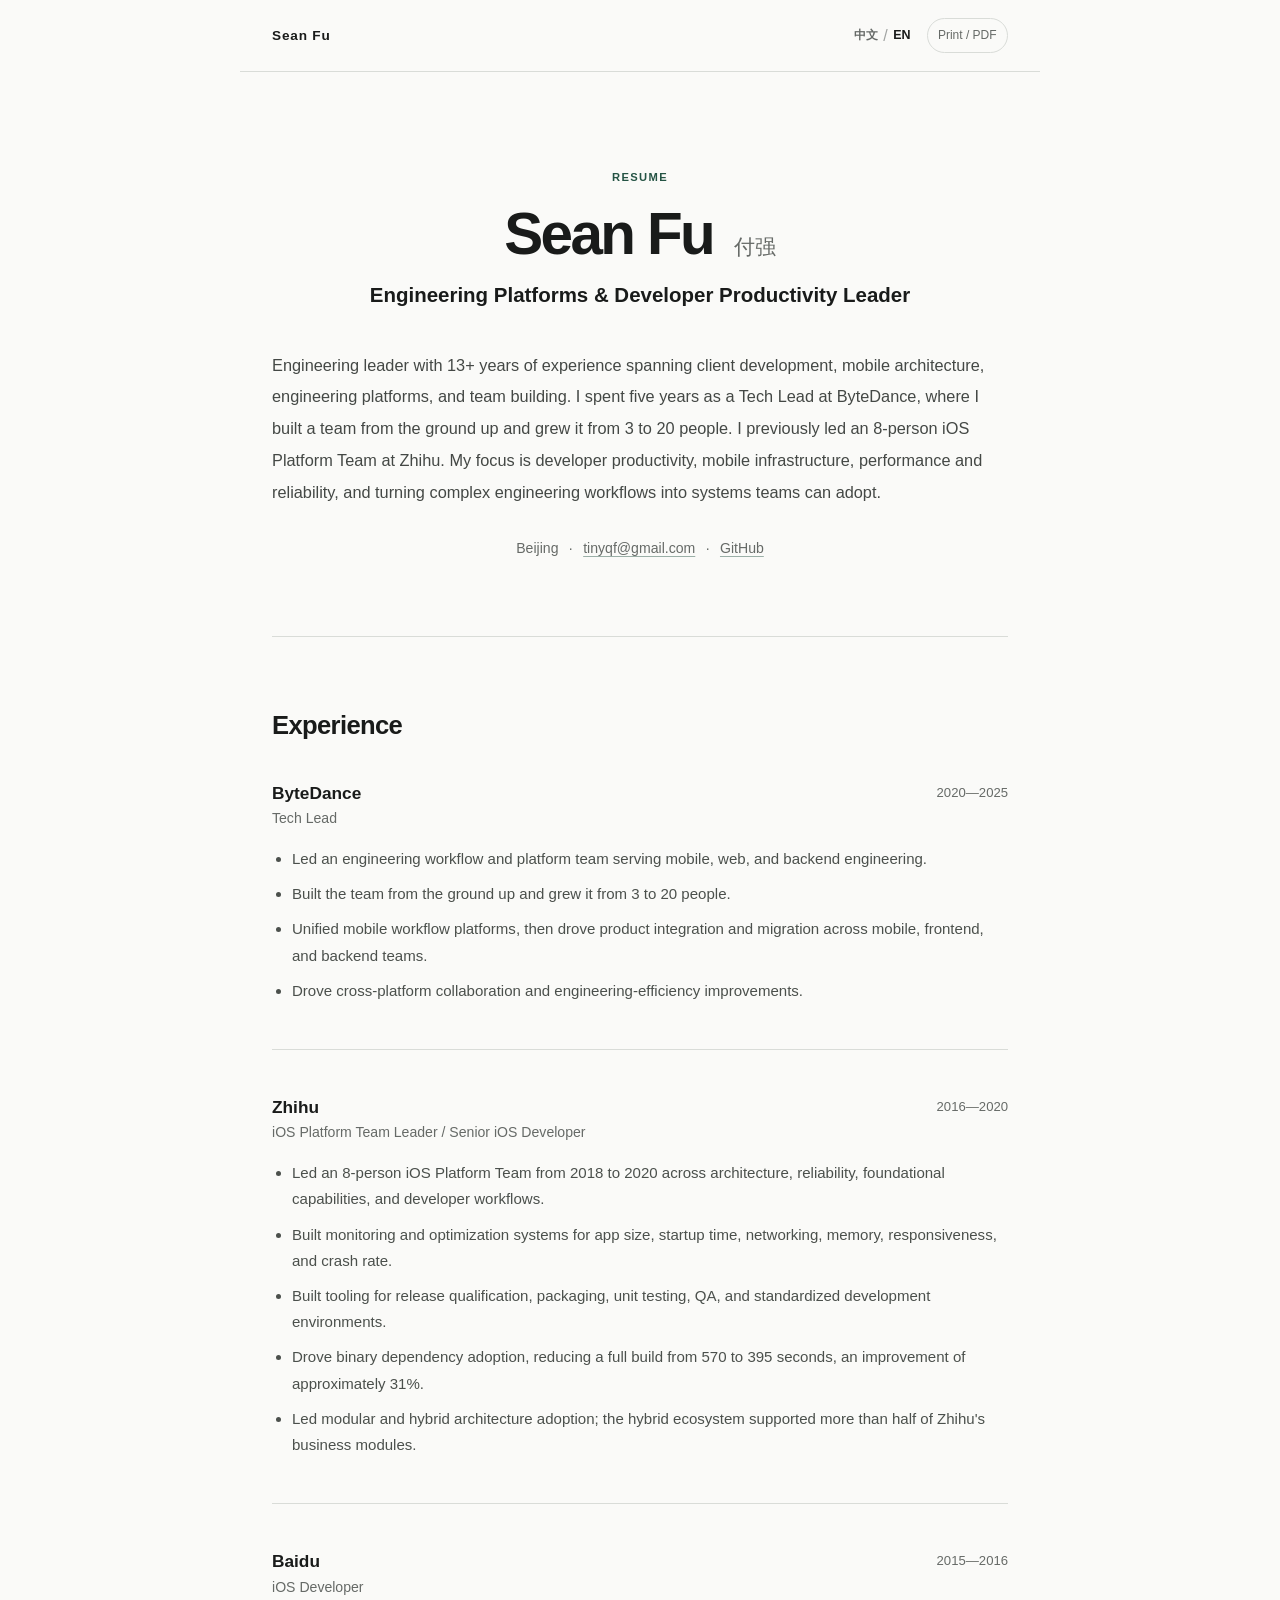
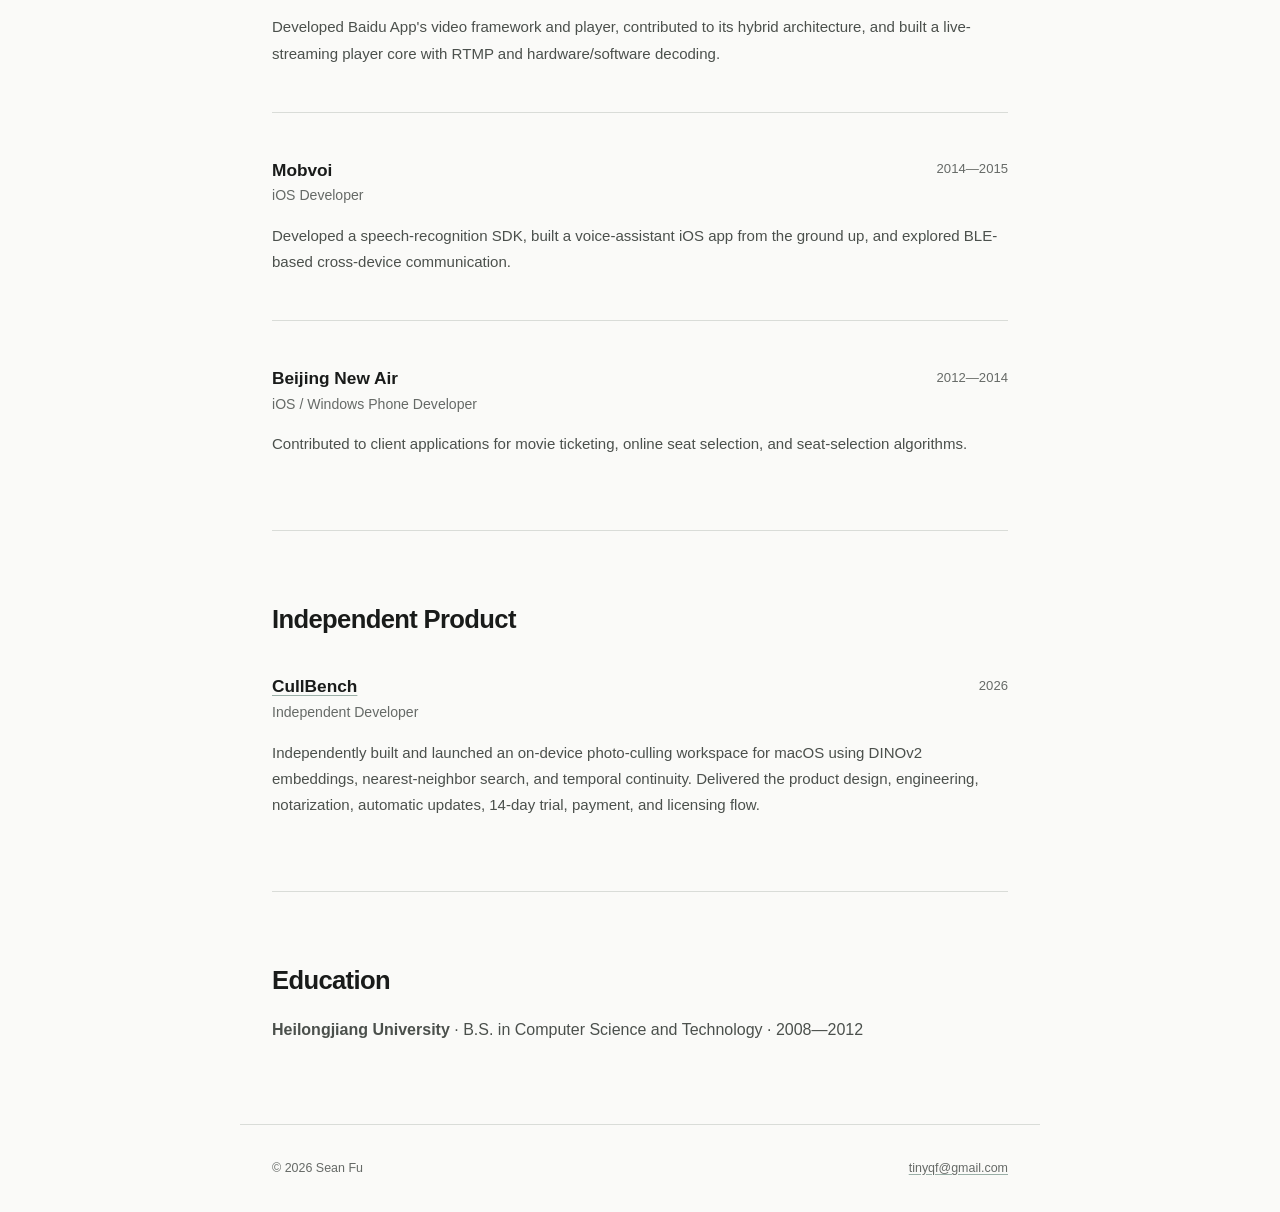
<file: index.html>
<!DOCTYPE html>
<html lang="zh-CN">
  <head>
    <meta charset="utf-8">
    <meta name="viewport" content="width=device-width, initial-scale=1">
    <meta
      name="description"
      content="付强（Sean Fu），研发组织与工程平台负责人，专注 Developer Productivity、移动基础设施与团队建设。"
    >
    <meta name="theme-color" content="#f8f8f6">
    <meta name="color-scheme" content="light">
    <meta property="og:type" content="profile">
    <meta property="og:url" content="https://tinyq.github.io/">
    <meta property="og:title" content="付强（Sean Fu）｜研发组织与工程平台负责人">
    <meta
      property="og:description"
      content="13+ 年软件研发经验，曾任字节跳动 Tech Lead、知乎 iOS Platform Team Leader。"
    >
    <meta property="og:image" content="https://tinyq.github.io/og.png">
    <meta name="twitter:card" content="summary_large_image">
    <meta name="twitter:title" content="付强（Sean Fu）｜研发组织与工程平台负责人">
    <meta
      name="twitter:description"
      content="13+ 年软件研发经验，曾任字节跳动 Tech Lead、知乎 iOS Platform Team Leader。"
    >
    <meta name="twitter:image" content="https://tinyq.github.io/og.png">
    <link rel="canonical" href="https://tinyq.github.io/">
    <link rel="alternate" hreflang="zh-CN" href="https://tinyq.github.io/?lang=zh">
    <link rel="alternate" hreflang="en" href="https://tinyq.github.io/?lang=en">
    <link rel="stylesheet" href="./styles.css?v=20260729-3">
    <title>付强（Sean Fu）｜研发组织与工程平台负责人</title>
    <script type="application/ld+json">
      {
        "@context": "https://schema.org",
        "@type": "Person",
        "name": "Sean Fu",
        "alternateName": "付强",
        "url": "https://tinyq.github.io/",
        "email": "mailto:tinyqf@gmail.com",
        "jobTitle": "Engineering Platforms & Developer Productivity Leader",
        "sameAs": [
          "https://github.com/TinyQ",
          "https://cullbench.com/"
        ],
        "alumniOf": {
          "@type": "CollegeOrUniversity",
          "name": "Heilongjiang University"
        }
      }
    </script>
  </head>
  <body>
    <a class="skip-link" href="#content">跳到主要内容</a>

    <header class="site-header page-shell">
      <a class="site-name" href="/">Sean Fu</a>
      <div class="header-actions">
        <div class="language-switcher" role="group" aria-label="语言选择">
          <button class="language-button is-active" type="button" data-language="zh" aria-pressed="true">中文</button>
          <span aria-hidden="true">/</span>
          <button class="language-button" type="button" data-language="en" aria-pressed="false">EN</button>
        </div>
        <button class="print-button" type="button" data-print>
          <span data-lang-label="zh">打印 / PDF</span>
          <span data-lang-label="en" hidden>Print / PDF</span>
        </button>
      </div>
    </header>

    <main id="content" class="page-shell">
      <div data-language-panel="zh">
        <section class="intro">
          <p class="eyebrow">个人履历</p>
          <h1>付强 <span>Sean Fu</span></h1>
          <p class="role">研发组织与工程平台负责人</p>
          <p class="summary">
            2012 年起从事软件研发，从客户端工程师逐步走向移动架构、工程平台和团队建设。
            在字节跳动担任 Tech Lead 五年，从 0 建设团队并将规模由 3 人发展到 20 人；
            在知乎负责 8 人 iOS Platform Team。长期关注研发效能、移动基础设施、性能与稳定性，
            以及复杂研发流程的统一和落地。
          </p>
          <p class="contact-line">
            北京
            <span aria-hidden="true">·</span>
            <a href="mailto:tinyqf@gmail.com">tinyqf@gmail.com</a>
            <span aria-hidden="true">·</span>
            <a href="https://github.com/TinyQ" rel="me">GitHub</a>
          </p>
        </section>

        <section class="resume-section" aria-labelledby="experience-zh">
          <h2 id="experience-zh">工作经历</h2>

          <article class="job">
            <header class="job-header">
              <div>
                <h3>字节跳动</h3>
                <p>Tech Lead</p>
              </div>
              <time>2020—2025</time>
            </header>
            <ul>
              <li>负责研发流程与工程平台团队，建设覆盖移动端、Web 和服务端的统一研发流程与平台能力。</li>
              <li>从 0 建设团队，团队规模由 3 人发展到 20 人。</li>
              <li>主导移动端研发流程平台统一，并推动移动端与前后端研发流程产品整合及业务迁移。</li>
              <li>推动跨端研发流程协同与工程效率改进。</li>
            </ul>
          </article>

          <article class="job">
            <header class="job-header">
              <div>
                <h3>知乎</h3>
                <p>iOS Platform Team Leader / Senior iOS Developer</p>
              </div>
              <time>2016—2020</time>
            </header>
            <ul>
              <li>2018—2020 年负责 8 人 iOS Platform Team，覆盖移动架构、性能稳定性、基础能力和研发工作流。</li>
              <li>建设包体积、启动、网络、内存、卡顿与崩溃等核心指标的监控和优化体系。</li>
              <li>建设提测、打包、单元测试与 QA 工具链，并通过工程化工具统一 iOS 研发环境。</li>
              <li>推动依赖库二进制化，完整编译时间由 570 秒降至 395 秒，减少约 31%。</li>
              <li>推动组件化与 Hybrid 方案落地；Hybrid 生态承载知乎过半业务。</li>
            </ul>
          </article>

          <article class="job">
            <header class="job-header">
              <div>
                <h3>百度</h3>
                <p>iOS Developer</p>
              </div>
              <time>2015—2016</time>
            </header>
            <p>
              负责百度 App 视频业务框架与播放器开发，参与 Hybrid 方案，并开发支持 RTMP 和软硬件解码的直播播放器内核。
            </p>
          </article>

          <article class="job">
            <header class="job-header">
              <div>
                <h3>出门问问</h3>
                <p>iOS Developer</p>
              </div>
              <time>2014—2015</time>
            </header>
            <p>开发语音识别 SDK，独立搭建语音助手 iOS App，并探索基于 BLE 的跨设备通信。</p>
          </article>

          <article class="job">
            <header class="job-header">
              <div>
                <h3>北京新空气</h3>
                <p>iOS / Windows Phone Developer</p>
              </div>
              <time>2012—2014</time>
            </header>
            <p>参与电影购票、在线选座和选座算法相关产品的客户端开发。</p>
          </article>
        </section>

        <section class="resume-section" aria-labelledby="product-zh">
          <h2 id="product-zh">独立产品</h2>
          <article class="job">
            <header class="job-header">
              <div>
                <h3><a href="https://cullbench.com/">CullBench</a></h3>
                <p>独立开发者</p>
              </div>
              <time>2026</time>
            </header>
            <p>
              独立完成并发布 macOS 本地照片初筛工作台，使用端侧 DINOv2 embedding、近邻搜索和时间连续性组织相似照片。
              完成产品设计、工程实现、签名公证、自动更新、14 天试用、支付与许可证链路。
            </p>
          </article>
        </section>

        <section class="resume-section education" aria-labelledby="education-zh">
          <h2 id="education-zh">教育经历</h2>
          <p><strong>黑龙江大学</strong> · 计算机科学与技术 · 本科 · 2008—2012</p>
        </section>
      </div>

      <div data-language-panel="en" hidden>
        <section class="intro">
          <p class="eyebrow">Resume</p>
          <h1>Sean Fu <span>付强</span></h1>
          <p class="role">Engineering Platforms &amp; Developer Productivity Leader</p>
          <p class="summary">
            Engineering leader with 13+ years of experience spanning client development, mobile architecture,
            engineering platforms, and team building. I spent five years as a Tech Lead at ByteDance, where I
            built a team from the ground up and grew it from 3 to 20 people. I previously led an 8-person iOS
            Platform Team at Zhihu. My focus is developer productivity, mobile infrastructure, performance and
            reliability, and turning complex engineering workflows into systems teams can adopt.
          </p>
          <p class="contact-line">
            Beijing
            <span aria-hidden="true">·</span>
            <a href="mailto:tinyqf@gmail.com">tinyqf@gmail.com</a>
            <span aria-hidden="true">·</span>
            <a href="https://github.com/TinyQ" rel="me">GitHub</a>
          </p>
        </section>

        <section class="resume-section" aria-labelledby="experience-en">
          <h2 id="experience-en">Experience</h2>

          <article class="job">
            <header class="job-header">
              <div>
                <h3>ByteDance</h3>
                <p>Tech Lead</p>
              </div>
              <time>2020—2025</time>
            </header>
            <ul>
              <li>Led an engineering workflow and platform team serving mobile, web, and backend engineering.</li>
              <li>Built the team from the ground up and grew it from 3 to 20 people.</li>
              <li>Unified mobile workflow platforms, then drove product integration and migration across mobile, frontend, and backend teams.</li>
              <li>Drove cross-platform collaboration and engineering-efficiency improvements.</li>
            </ul>
          </article>

          <article class="job">
            <header class="job-header">
              <div>
                <h3>Zhihu</h3>
                <p>iOS Platform Team Leader / Senior iOS Developer</p>
              </div>
              <time>2016—2020</time>
            </header>
            <ul>
              <li>Led an 8-person iOS Platform Team from 2018 to 2020 across architecture, reliability, foundational capabilities, and developer workflows.</li>
              <li>Built monitoring and optimization systems for app size, startup time, networking, memory, responsiveness, and crash rate.</li>
              <li>Built tooling for release qualification, packaging, unit testing, QA, and standardized development environments.</li>
              <li>Drove binary dependency adoption, reducing a full build from 570 to 395 seconds, an improvement of approximately 31%.</li>
              <li>Led modular and hybrid architecture adoption; the hybrid ecosystem supported more than half of Zhihu's business modules.</li>
            </ul>
          </article>

          <article class="job">
            <header class="job-header">
              <div>
                <h3>Baidu</h3>
                <p>iOS Developer</p>
              </div>
              <time>2015—2016</time>
            </header>
            <p>
              Developed Baidu App's video framework and player, contributed to its hybrid architecture,
              and built a live-streaming player core with RTMP and hardware/software decoding.
            </p>
          </article>

          <article class="job">
            <header class="job-header">
              <div>
                <h3>Mobvoi</h3>
                <p>iOS Developer</p>
              </div>
              <time>2014—2015</time>
            </header>
            <p>
              Developed a speech-recognition SDK, built a voice-assistant iOS app from the ground up,
              and explored BLE-based cross-device communication.
            </p>
          </article>

          <article class="job">
            <header class="job-header">
              <div>
                <h3>Beijing New Air</h3>
                <p>iOS / Windows Phone Developer</p>
              </div>
              <time>2012—2014</time>
            </header>
            <p>Contributed to client applications for movie ticketing, online seat selection, and seat-selection algorithms.</p>
          </article>
        </section>

        <section class="resume-section" aria-labelledby="product-en">
          <h2 id="product-en">Independent Product</h2>
          <article class="job">
            <header class="job-header">
              <div>
                <h3><a href="https://cullbench.com/">CullBench</a></h3>
                <p>Independent Developer</p>
              </div>
              <time>2026</time>
            </header>
            <p>
              Independently built and launched an on-device photo-culling workspace for macOS using DINOv2 embeddings,
              nearest-neighbor search, and temporal continuity. Delivered the product design, engineering, notarization,
              automatic updates, 14-day trial, payment, and licensing flow.
            </p>
          </article>
        </section>

        <section class="resume-section education" aria-labelledby="education-en">
          <h2 id="education-en">Education</h2>
          <p><strong>Heilongjiang University</strong> · B.S. in Computer Science and Technology · 2008—2012</p>
        </section>
      </div>
    </main>

    <footer class="site-footer page-shell">
      <p>© 2026 Sean Fu</p>
      <a href="mailto:tinyqf@gmail.com">tinyqf@gmail.com</a>
    </footer>

    <script src="./script.js?v=20260729-3"></script>
  </body>
</html>
</file>
<file: styles.css>
:root {
  --background: #fafaf8;
  --text: #191b1a;
  --muted: #666a67;
  --line: #d9dcd8;
  --accent: #245344;
  --page-width: 800px;
  --page-padding: clamp(1.25rem, 5vw, 2rem);
}

* {
  box-sizing: border-box;
}

html {
  scroll-behavior: smooth;
}

body {
  margin: 0;
  background: var(--background);
  color: var(--text);
  font-family:
    Inter, -apple-system, BlinkMacSystemFont, "Segoe UI", "PingFang SC",
    "Hiragino Sans GB", "Microsoft YaHei", sans-serif;
  font-size: 16px;
  line-height: 1.75;
  text-rendering: optimizeLegibility;
  -webkit-font-smoothing: antialiased;
}

.page-shell {
  width: min(100%, var(--page-width));
  margin-inline: auto;
  padding-inline: var(--page-padding);
}

a {
  color: inherit;
  text-decoration-color: rgba(36, 83, 68, 0.45);
  text-underline-offset: 0.2em;
}

a:hover {
  color: var(--accent);
  text-decoration-color: var(--accent);
}

button {
  font: inherit;
}

button:focus-visible,
a:focus-visible {
  outline: 2px solid var(--accent);
  outline-offset: 3px;
}

.skip-link {
  position: fixed;
  z-index: 10;
  top: 0.75rem;
  left: 0.75rem;
  padding: 0.45rem 0.7rem;
  background: var(--text);
  color: white;
  transform: translateY(-180%);
}

.skip-link:focus {
  transform: translateY(0);
}

.site-header {
  min-height: 72px;
  display: flex;
  align-items: center;
  justify-content: space-between;
  gap: 1rem;
  border-bottom: 1px solid var(--line);
}

.site-name {
  font-size: 0.85rem;
  font-weight: 720;
  letter-spacing: 0.06em;
  text-decoration: none;
}

.header-actions,
.language-switcher {
  display: flex;
  align-items: center;
}

.header-actions {
  gap: 1rem;
}

.language-switcher {
  gap: 0.35rem;
  color: #a1a4a2;
}

.language-button,
.print-button {
  padding: 0;
  border: 0;
  background: transparent;
  color: var(--muted);
  cursor: pointer;
}

.language-button {
  font-size: 0.78rem;
  font-weight: 700;
}

.language-button.is-active {
  color: var(--text);
}

.print-button {
  padding: 0.35rem 0.65rem;
  border: 1px solid var(--line);
  border-radius: 999px;
  font-size: 0.75rem;
}

.print-button:hover {
  border-color: var(--accent);
  color: var(--accent);
}

.intro {
  padding: clamp(4.25rem, 9vw, 6rem) 0 clamp(3.5rem, 7vw, 4.75rem);
}

.eyebrow {
  margin: 0 0 0.9rem;
  color: var(--accent);
  font-size: 0.7rem;
  font-weight: 720;
  letter-spacing: 0.12em;
  text-transform: uppercase;
  text-align: center;
}

h1,
h2,
h3,
p {
  text-wrap: pretty;
}

h1 {
  margin: 0;
  font-size: clamp(2.55rem, 6vw, 3.65rem);
  line-height: 1.1;
  letter-spacing: -0.045em;
  text-align: center;
}

h1 span {
  margin-left: 0.45rem;
  color: var(--muted);
  font-size: 0.36em;
  font-weight: 520;
  letter-spacing: 0;
}

.role {
  margin: 0.85rem 0 0;
  font-size: clamp(1.05rem, 2.3vw, 1.28rem);
  font-weight: 620;
  line-height: 1.45;
  text-align: center;
}

.summary {
  margin: 2.5rem 0 0;
  color: #444845;
  font-size: 1.02rem;
  line-height: 1.95;
}

.contact-line {
  display: flex;
  flex-wrap: wrap;
  justify-content: center;
  gap: 0.3rem 0.65rem;
  margin: 1.7rem 0 0;
  color: var(--muted);
  font-size: 0.88rem;
}

.resume-section {
  padding: clamp(3rem, 7vw, 4.5rem) 0;
  border-top: 1px solid var(--line);
}

.resume-section h2 {
  margin: 0 0 2.4rem;
  font-size: clamp(1.35rem, 3vw, 1.6rem);
  line-height: 1.3;
  letter-spacing: -0.025em;
}

.job + .job {
  margin-top: 2.8rem;
  padding-top: 2.8rem;
  border-top: 1px solid var(--line);
}

.job-header {
  display: flex;
  align-items: flex-start;
  justify-content: space-between;
  gap: 1.5rem;
  margin-bottom: 1rem;
}

.job-header h3 {
  margin: 0;
  font-size: 1.08rem;
  line-height: 1.45;
}

.job-header p {
  margin: 0.15rem 0 0;
  color: var(--muted);
  font-size: 0.88rem;
  line-height: 1.55;
}

.job-header time {
  flex: none;
  padding-top: 0.05rem;
  color: var(--muted);
  font-size: 0.82rem;
}

.job > p,
.job ul {
  margin: 0;
  color: #4b504c;
  font-size: 0.94rem;
}

.job ul {
  padding-left: 1.25rem;
}

.job li + li {
  margin-top: 0.55rem;
}

.education {
  padding-bottom: clamp(3.5rem, 8vw, 5rem);
}

.education h2 {
  margin-bottom: 1.2rem;
}

.education p {
  margin: 0;
  color: #4b504c;
}

.site-footer {
  min-height: 88px;
  display: flex;
  align-items: center;
  justify-content: space-between;
  gap: 1rem;
  border-top: 1px solid var(--line);
  color: var(--muted);
  font-size: 0.78rem;
}

.site-footer p {
  margin: 0;
}

[hidden] {
  display: none !important;
}

@media (max-width: 560px) {
  body {
    font-size: 15px;
  }

  .site-header {
    min-height: 64px;
  }

  .print-button {
    display: none;
  }

  .intro {
    padding-top: 3.75rem;
  }

  .summary {
    font-size: 1rem;
  }

  .job-header {
    display: block;
  }

  .job-header time {
    display: block;
    margin-top: 0.35rem;
  }

  .site-footer {
    min-height: 100px;
    align-items: flex-start;
    flex-direction: column;
    justify-content: center;
    gap: 0.2rem;
  }
}

@media print {
  :root {
    --background: #fff;
    --page-padding: 0;
  }

  @page {
    margin: 13mm 15mm;
  }

  body {
    background: white;
    font-size: 10.5pt;
  }

  .site-header,
  .site-footer,
  .skip-link {
    display: none !important;
  }

  .page-shell {
    max-width: none;
  }

  .intro {
    padding: 0 0 1.6rem;
  }

  h1 {
    font-size: 32pt;
  }

  .summary {
    margin-top: 1rem;
    font-size: 10.5pt;
  }

  .resume-section {
    padding: 1.5rem 0;
  }

  .resume-section h2 {
    margin-bottom: 1rem;
  }

  .job {
    break-inside: avoid;
  }

  .job + .job {
    margin-top: 1.2rem;
    padding-top: 1.2rem;
  }

  a {
    text-decoration: none;
  }
}
</file>
